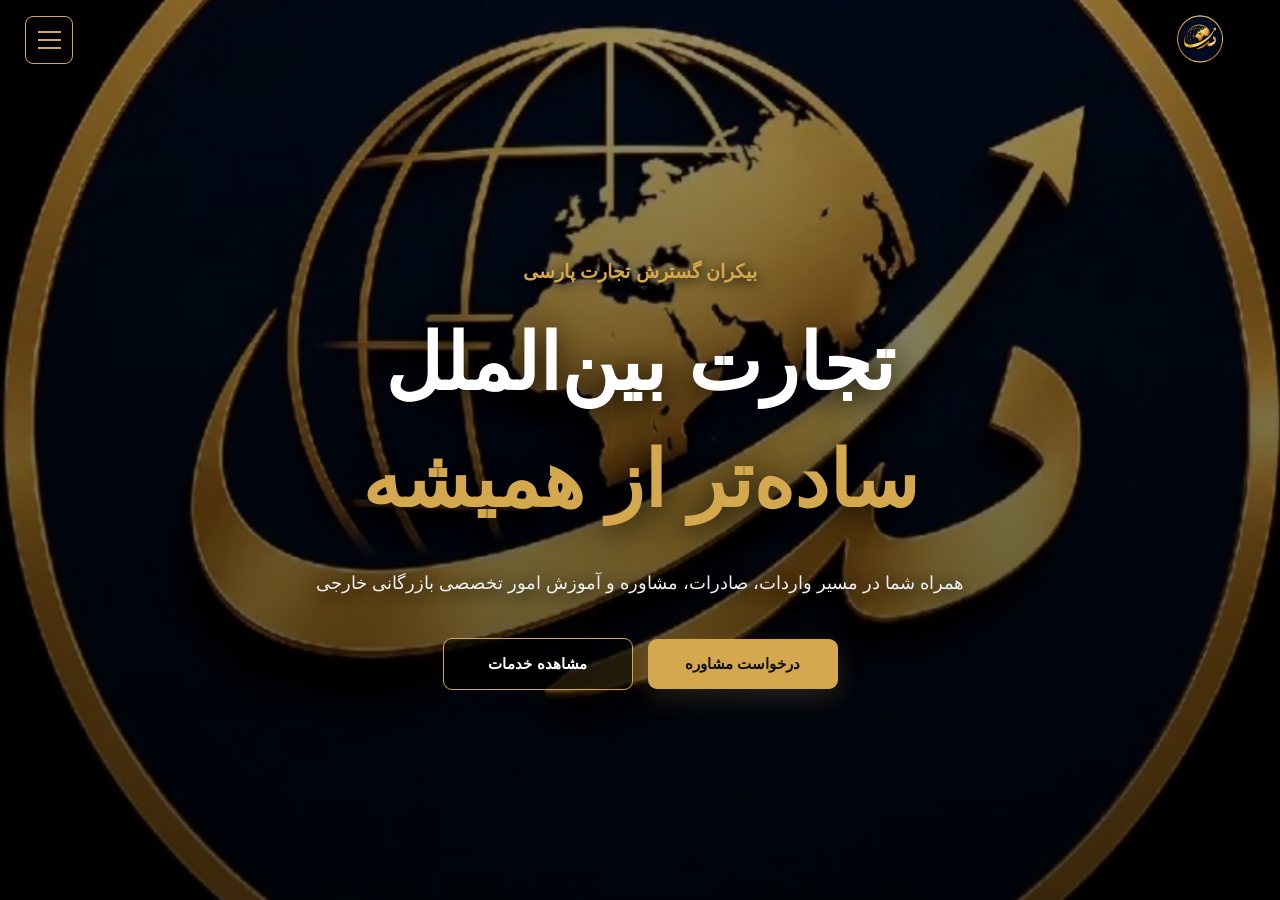
<file: index.html>
<!DOCTYPE html>
<html lang="fa" dir="rtl">

<head>
<meta charset="UTF-8">
<meta name="viewport" content="width=device-width, initial-scale=1.0">

<title>بیکران گسترش تجارت پارسی</title>

<style>

*{
    box-sizing:border-box;
}

html,
body{
    margin:0;
    padding:0;
    width:100%;
    min-height:100%;
}

body{
    background:#080808;
    color:#fff;
    font-family:Tahoma,Arial,sans-serif;
    overflow-x:hidden;
}

a{
    text-decoration:none;
}


/* ================= HEADER ================= */

.header{
    position:fixed;
    top:0;
    right:0;
    left:0;

    height:80px;

    padding:0 25px;

    display:flex;
    align-items:center;
    justify-content:space-between;

    z-index:9999;
}


/* ================= LOGO ================= */

.logo{
    width:110px;
    height:60px;
    object-fit:contain;
    display:block;
}


/* ================= MENU BUTTON ================= */

.menu-button{
    width:48px;
    height:48px;

    background:rgba(0,0,0,.70);

    border:1px solid #d4a84f;
    border-radius:8px;

    display:flex;
    flex-direction:column;
    align-items:center;
    justify-content:center;

    gap:6px;

    cursor:pointer;
}

.menu-button span{
    display:block;

    width:23px;
    height:2px;

    background:#d4a84f;
}


/* ================= HOME ================= */

.hero{

    min-height:100vh;

    width:100%;

    position:relative;

    display:flex;

    align-items:center;

    justify-content:center;

    text-align:center;

    padding:100px 20px 50px;

    /*
       عکس پس زمینه
       فایل logo.png.jpeg باید کنار index.html باشد
    */

    background-image:

        linear-gradient(
            rgba(0,0,0,.38),
            rgba(0,0,0,.68)
        ),

        url("logo.png.jpeg");

    background-size:cover;

    background-position:center;

    background-repeat:no-repeat;

    overflow:hidden;
}


/* ================= HERO CONTENT ================= */

.hero-content{

    width:90%;

    max-width:900px;

    position:relative;

    z-index:2;

    text-align:center;
}


/* ================= COMPANY ================= */

.company{

    color:#d4a84f;

    font-size:19px;

    font-weight:bold;

    margin-bottom:22px;

    text-shadow:
        0 2px 12px #000;
}


/* ================= TITLE ================= */

.hero h1{

    margin:0;

    font-size:
        clamp(
            42px,
            7vw,
            78px
        );

    line-height:1.5;

    font-weight:700;

    text-shadow:
        0 5px 30px
        rgba(0,0,0,.95);
}

.hero h1 span{

    display:block;

    color:#d4a84f;

    font-weight:700;
}


/* ================= DESCRIPTION ================= */

.hero p{

    max-width:720px;

    margin:25px auto 0;

    color:#f1f1f1;

    font-size:18px;

    line-height:2.2;

    text-shadow:
        0 3px 15px #000;
}


/* ================= BUTTONS ================= */

.buttons{

    margin-top:35px;

    display:flex;

    justify-content:center;

    align-items:center;

    gap:15px;

    flex-wrap:wrap;
}

.button{

    display:inline-block;

    min-width:190px;

    padding:16px 28px;

    border-radius:9px;

    font-size:15px;

    font-weight:bold;

    text-align:center;

    transition:.25s;
}

.button:hover{
    transform:translateY(-3px);
}


/* ================= CONSULTATION ================= */

.consult{

    background:#d4a84f;

    color:#111;

    box-shadow:
        0 8px 25px
        rgba(212,168,79,.18);
}


/* ================= SERVICES ================= */

.services{

    color:#fff;

    border:1px solid #d4a84f;

    background:rgba(0,0,0,.60);
}

.services:hover{

    background:
        rgba(212,168,79,.15);
}


/* ================= OVERLAY ================= */

.overlay{

    position:fixed;

    inset:0;

    background:
        rgba(0,0,0,.78);

    z-index:10000;

    opacity:0;

    visibility:hidden;

    transition:.3s;
}

.overlay.active{

    opacity:1;

    visibility:visible;
}


/* ================= MENU ================= */

.menu{

    position:fixed;

    top:0;
    right:0;

    width:320px;
    max-width:85%;

    height:100vh;

    background:#111;

    border-left:
        1px solid
        rgba(212,168,79,.35);

    z-index:10001;

    padding:25px;

    transform:
        translateX(100%);

    transition:
        transform .3s ease;

    overflow-y:auto;
}

.menu.active{

    transform:
        translateX(0);
}


/* ================= MENU TOP ================= */

.menu-top{

    display:flex;

    align-items:center;

    justify-content:space-between;

    padding-bottom:20px;

    border-bottom:
        1px solid #292929;
}


/* ================= MENU LOGO ================= */

.menu-logo{

    width:100px;

    height:55px;

    object-fit:contain;
}


/* ================= CLOSE ================= */

.close{

    background:none;

    border:0;

    color:#d4a84f;

    font-size:35px;

    cursor:pointer;

    padding:0 8px;
}


/* ================= MENU LINKS ================= */

.menu nav{

    margin-top:15px;
}

.menu nav a{

    display:block;

    color:#fff;

    padding:17px 10px;

    margin-top:5px;

    border-radius:8px;

    font-size:16px;

    transition:.2s;
}

.menu nav a:hover{

    color:#d4a84f;

    background:
        rgba(212,168,79,.10);
}


/* ================= MOBILE ================= */

@media(max-width:600px){

    .header{
        padding:0 18px;
    }

    .logo{
        width:85px;
        height:55px;
    }

    .hero{

        min-height:100vh;

        padding:
            100px
            18px
            50px;

        background-position:center;
    }

    .hero h1{
        font-size:40px;
    }

    .hero p{
        font-size:15px;
        line-height:2;
    }

    .buttons{

        flex-direction:column;

        align-items:center;
    }

    .button{

        width:100%;

        max-width:280px;
    }

    .menu{
        width:290px;
    }
}


@media(max-width:380px){

    .hero h1{
        font-size:34px;
    }

    .company{
        font-size:16px;
    }

}

</style>

</head>


<body>


<!-- ================= HEADER ================= -->

<header class="header">


<a href="index.html">

<img
    src="logo.png.jpeg"
    class="logo"
    alt="بیکران گسترش تجارت پارسی"
>

</a>


<button
    type="button"
    class="menu-button"
    onclick="openMenu()"
    aria-label="باز کردن منو"
>

<span></span>
<span></span>
<span></span>

</button>


</header>



<!-- ================= HOME ================= -->

<section class="hero">


<div class="hero-content">


<div class="company">

بیکران گسترش تجارت پارسی

</div>


<h1>

تجارت بین‌الملل

<span>
ساده‌تر از همیشه
</span>

</h1>


<p>

همراه شما در مسیر واردات، صادرات،
مشاوره و آموزش امور تخصصی بازرگانی خارجی

</p>


<div class="buttons">


<a
    href="consultation.html"
    class="button consult"
>

درخواست مشاوره

</a>


<a
    href="services.html"
    class="button services"
>

مشاهده خدمات

</a>


</div>


</div>

</section>



<!-- ================= OVERLAY ================= -->

<div
    class="overlay"
    id="overlay"
    onclick="closeMenu()"
></div>



<!-- ================= MENU ================= -->

<aside
    class="menu"
    id="menu"
>


<div class="menu-top">


<img
    src="logo.png.jpeg"
    class="menu-logo"
    alt="بیکران گسترش تجارت پارسی"
>


<button
    type="button"
    class="close"
    onclick="closeMenu()"
>

×

</button>


</div>



<nav>


<a href="index.html">
خانه
</a>


<a href="services.html">
خدمات
</a>


<a href="about.html">
درباره ما
</a>


<a href="news.html">
اخبار
</a>


<a href="consultation.html">
درخواست مشاوره
</a>


<a href="contact.html">
تماس با ما
</a>


</nav>


</aside>



<script>

function openMenu(){

    document
        .getElementById("menu")
        .classList
        .add("active");

    document
        .getElementById("overlay")
        .classList
        .add("active");

}


function closeMenu(){

    document
        .getElementById("menu")
        .classList
        .remove("active");

    document
        .getElementById("overlay")
        .classList
        .remove("active");

}


document.addEventListener(
    "keydown",
    function(event){

        if(event.key === "Escape"){

            closeMenu();

        }

    }
);

</script>


</body>

</html>
</file>
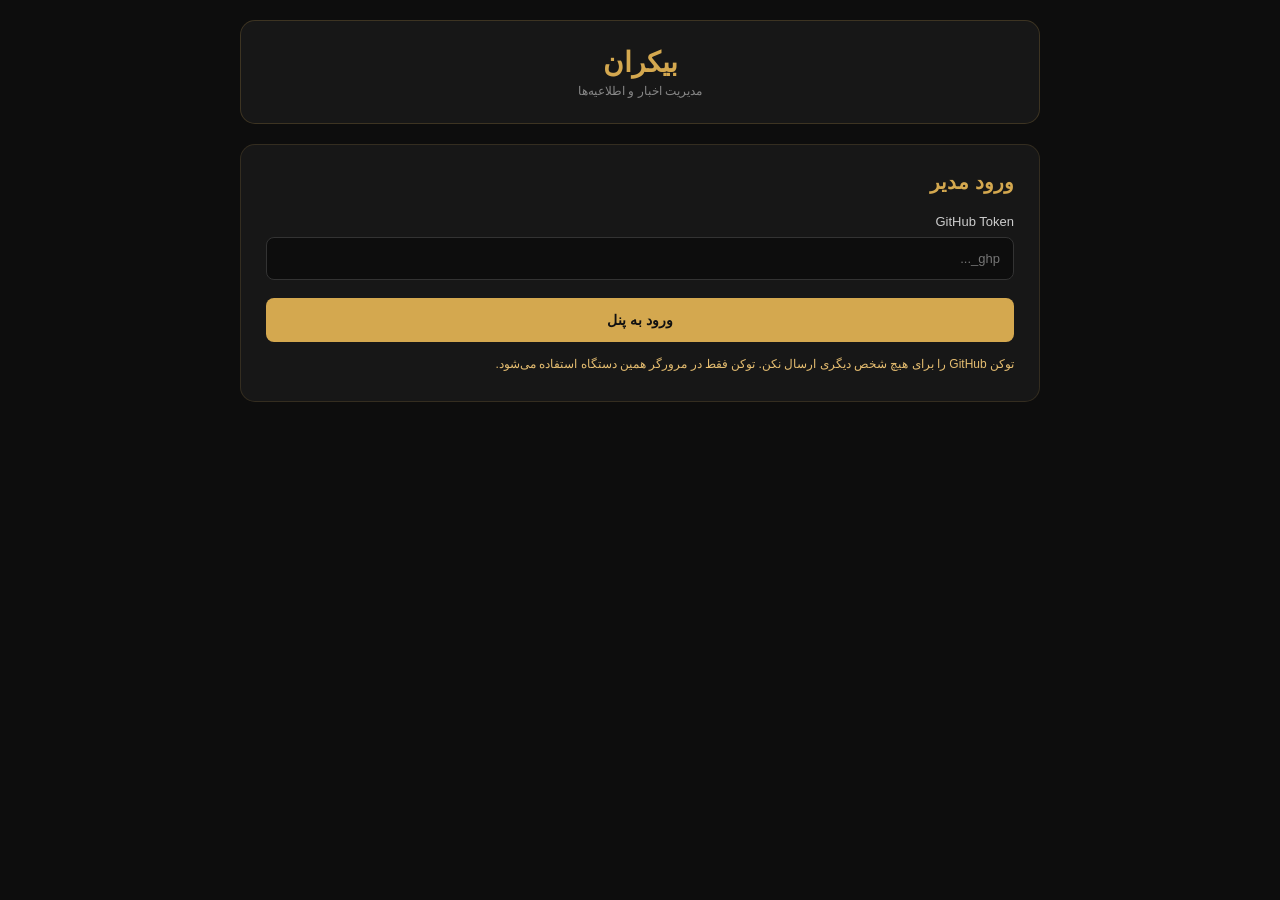
<file: admin/index.html>
<!DOCTYPE html>
<html lang="fa" dir="rtl">

<head>
    <meta charset="UTF-8">

    <meta name="viewport" content="width=device-width, initial-scale=1.0">

    <title>مدیریت اخبار | بیکران</title>

    <style>

        * {
            box-sizing: border-box;
            margin: 0;
            padding: 0;
        }

        body {
            font-family: Tahoma, Arial, sans-serif;
            background: #0d0d0d;
            color: #fff;
            min-height: 100vh;
            padding: 20px;
        }

        .container {
            width: 100%;
            max-width: 800px;
            margin: auto;
        }

        .header {
            background: #171717;
            border: 1px solid rgba(212,168,79,.2);
            border-radius: 15px;
            padding: 25px;
            margin-bottom: 20px;
            text-align: center;
        }

        .logo {
            color: #d4a84f;
            font-size: 28px;
            font-weight: bold;
        }

        .subtitle {
            color: #888;
            font-size: 12px;
            margin-top: 5px;
        }

        .card {
            background: #171717;
            border: 1px solid rgba(212,168,79,.15);
            border-radius: 15px;
            padding: 25px;
            margin-bottom: 20px;
        }

        h2 {
            color: #d4a84f;
            font-size: 20px;
            margin-bottom: 20px;
        }

        label {
            display: block;
            color: #ccc;
            font-size: 13px;
            margin-bottom: 8px;
        }

        input,
        textarea {
            width: 100%;
            background: #0d0d0d;
            border: 1px solid #333;
            color: #fff;
            border-radius: 8px;
            padding: 13px;
            font-family: inherit;
            font-size: 13px;
            outline: none;
            margin-bottom: 18px;
        }

        input:focus,
        textarea:focus {
            border-color: #d4a84f;
        }

        textarea {
            min-height: 160px;
            resize: vertical;
        }

        .button {
            width: 100%;
            border: none;
            border-radius: 8px;
            padding: 14px;
            background: #d4a84f;
            color: #111;
            font-weight: bold;
            font-family: inherit;
            cursor: pointer;
            font-size: 14px;
        }

        .button:hover {
            background: #e5bd70;
        }

        .button:disabled {
            opacity: .5;
            cursor: not-allowed;
        }

        .danger {
            background: #8f3030;
            color: #fff;
            margin-top: 10px;
        }

        .message {
            display: none;
            padding: 14px;
            border-radius: 8px;
            margin-bottom: 20px;
            line-height: 2;
            font-size: 13px;
        }

        .success {
            display: block;
            background: rgba(50,150,80,.15);
            border: 1px solid rgba(50,150,80,.4);
            color: #79d991;
        }

        .error {
            display: block;
            background: rgba(180,50,50,.15);
            border: 1px solid rgba(180,50,50,.4);
            color: #ff8585;
        }

        .news-item {
            border: 1px solid #333;
            border-radius: 10px;
            padding: 18px;
            margin-bottom: 12px;
        }

        .news-item h3 {
            color: #d4a84f;
            margin-bottom: 7px;
            font-size: 16px;
        }

        .news-item small {
            color: #777;
        }

        .news-item p {
            color: #aaa;
            font-size: 13px;
            margin-top: 10px;
            line-height: 2;
        }

        .hidden {
            display: none !important;
        }

        .warning {
            color: #e5bd70;
            font-size: 12px;
            line-height: 2;
            margin-top: 10px;
        }

        .logout {
            margin-top: 10px;
            background: #252525;
            color: #ddd;
        }

        .status {
            text-align: center;
            color: #777;
            font-size: 12px;
            margin-top: 15px;
        }

    </style>
</head>

<body>

<div class="container">

    <div class="header">

        <div class="logo">
            بیکران
        </div>

        <div class="subtitle">
            مدیریت اخبار و اطلاعیه‌ها
        </div>

    </div>


    <!-- LOGIN -->

    <div id="loginBox" class="card">

        <h2>
            ورود مدیر
        </h2>

        <label>
            GitHub Token
        </label>

        <input
            type="password"
            id="token"
            placeholder="ghp_..."
            autocomplete="off"
        >

        <button
            class="button"
            onclick="login()"
        >
            ورود به پنل
        </button>

        <div class="warning">
            توکن GitHub را برای هیچ شخص دیگری ارسال نکن.
            توکن فقط در مرورگر همین دستگاه استفاده می‌شود.
        </div>

    </div>


    <!-- ADMIN -->

    <div id="adminBox" class="hidden">

        <div id="message" class="message"></div>


        <!-- ADD NEWS -->

        <div class="card">

            <h2>
                افزودن خبر جدید
            </h2>

            <label>
                عنوان خبر
            </label>

            <input
                type="text"
                id="newsTitle"
                placeholder="عنوان خبر را وارد کنید"
            >


            <label>
                تاریخ
            </label>

            <input
                type="text"
                id="newsDate"
                placeholder="۱۴۰۵/۰۵/۲۷"
            >


            <label>
                متن خبر
            </label>

            <textarea
                id="newsText"
                placeholder="متن کامل خبر را بنویسید..."
            ></textarea>


            <label>
                لینک تصویر
            </label>

            <input
                type="url"
                id="newsImage"
                placeholder="https://..."
            >

            <div class="warning">
                برای تصویر فعلاً باید لینک مستقیم تصویر وارد شود.
            </div>


            <button
                id="publishButton"
                class="button"
                onclick="publishNews()"
            >
                انتشار خبر
            </button>

        </div>


        <!-- NEWS LIST -->

        <div class="card">

            <h2>
                اخبار منتشرشده
            </h2>

            <div id="newsList">
                در حال دریافت اخبار...
            </div>

        </div>


        <div class="card">

            <button
                class="button logout"
                onclick="logout()"
            >
                خروج از پنل
            </button>

        </div>

    </div>

</div>


<script>

/* =========================================================
   تنظیمات اصلی
========================================================= */

const OWNER = "melinaamiri91";

const REPO = "bikaran-website";

const BRANCH = "main";

const NEWS_FILE = "content/news/news.json";


let githubToken = "";

let currentSha = null;


/* =========================================================
   ابزارهای کمکی
========================================================= */

function showMessage(text, type) {

    const box = document.getElementById("message");

    box.className = "message " + type;

    box.innerHTML = text;

}


function hideMessage() {

    const box = document.getElementById("message");

    box.className = "message";

    box.innerHTML = "";

}


/* =========================================================
   ورود
========================================================= */

async function login() {

    const tokenInput =
        document.getElementById("token");

    const token =
        tokenInput.value.trim();


    if (!token) {

        showMessage(
            "لطفاً GitHub Token را وارد کنید.",
            "error"
        );

        return;
    }


    try {

        const response = await fetch(
            "https://api.github.com/user",
            {
                headers: {
                    "Authorization": "Bearer " + token,
                    "Accept": "application/vnd.github+json"
                }
            }
        );


        if (!response.ok) {

            throw new Error(
                "توکن GitHub معتبر نیست."
            );

        }


        githubToken = token;


        localStorage.setItem(
            "bikaran_github_token",
            token
        );


        document
            .getElementById("loginBox")
            .classList.add("hidden");


        document
            .getElementById("adminBox")
            .classList.remove("hidden");


        loadNews();


    } catch (error) {

        showMessage(
            error.message,
            "error"
        );

    }

}


/* =========================================================
   دریافت فایل اخبار
========================================================= */

async function getNewsFile() {

    const url =
        "https://api.github.com/repos/" +
        OWNER +
        "/" +
        REPO +
        "/contents/" +
        NEWS_FILE +
        "?ref=" +
        BRANCH;


    const response = await fetch(
        url,
        {
            headers: {
                "Authorization":
                    "Bearer " + githubToken,

                "Accept":
                    "application/vnd.github+json"
            }
        }
    );


    if (response.status === 404) {

        return {
            exists: false,
            news: [],
            sha: null
        };

    }


    if (!response.ok) {

        throw new Error(
            "خطا در دریافت فایل اخبار: " +
            response.status
        );

    }


    const data =
        await response.json();


    const decoded =
        decodeURIComponent(
            escape(
                atob(
                    data.content.replace(/\n/g, "")
                )
            )
        );


    let news = [];

    try {

        news = JSON.parse(decoded);

    } catch {

        news = [];

    }


    return {
        exists: true,
        news: Array.isArray(news)
            ? news
            : [],
        sha: data.sha
    };

}


/* =========================================================
   نمایش اخبار
========================================================= */

async function loadNews() {

    const list =
        document.getElementById("newsList");


    list.innerHTML =
        "در حال دریافت اخبار...";


    try {

        const result =
            await getNewsFile();


        currentSha =
            result.sha;


        if (
            !result.news ||
            result.news.length === 0
        ) {

            list.innerHTML =
                "هنوز خبری منتشر نشده است.";

            return;

        }


        list.innerHTML =
            "";


        result.news
            .slice()
            .reverse()
            .forEach(function(news) {

                const item =
                    document.createElement("div");

                item.className =
                    "news-item";


                item.innerHTML = `
                    <h3>${escapeHtml(news.title)}</h3>

                    <small>
                        ${escapeHtml(news.date || "")}
                    </small>

                    <p>
                        ${escapeHtml(news.text || "")}
                    </p>
                `;


                list.appendChild(item);

            });


    } catch (error) {

        list.innerHTML =
            "خطا در دریافت اخبار.";

        showMessage(
            error.message,
            "error"
        );

    }

}


/* =========================================================
   انتشار خبر
========================================================= */

async function publishNews() {

    hideMessage();


    const title =
        document
            .getElementById("newsTitle")
            .value
            .trim();


    const date =
        document
            .getElementById("newsDate")
            .value
            .trim();


    const text =
        document
            .getElementById("newsText")
            .value
            .trim();


    const image =
        document
            .getElementById("newsImage")
            .value
            .trim();


    if (!title) {

        showMessage(
            "عنوان خبر را وارد کنید.",
            "error"
        );

        return;

    }


    if (!text) {

        showMessage(
            "متن خبر را وارد کنید.",
            "error"
        );

        return;

    }


    const button =
        document.getElementById(
            "publishButton"
        );


    button.disabled = true;

    button.innerText =
        "در حال انتشار...";


    try {

        const result =
            await getNewsFile();


        let news =
            result.news || [];


        const newNews = {

            id:
                Date.now(),

            title:
                title,

            date:
                date ||
                new Date()
                    .toLocaleDateString("fa-IR"),

            text:
                text,

            image:
                image || ""

        };


        news.push(newNews);


        const content =
            JSON.stringify(
                news,
                null,
                2
            );


        const encoded =
            btoa(
                unescape(
                    encodeURIComponent(content)
                )
            );


        const url =
            "https://api.github.com/repos/" +
            OWNER +
            "/" +
            REPO +
            "/contents/" +
            NEWS_FILE;


        const body = {

            message:
                "افزودن خبر جدید",

            content:
                encoded,

            branch:
                BRANCH

        };


        if (result.sha) {

            body.sha =
                result.sha;

        }


        const response =
            await fetch(
                url,
                {

                    method:
                        "PUT",

                    headers: {

                        "Authorization":
                            "Bearer " +
                            githubToken,

                        "Accept":
                            "application/vnd.github+json",

                        "Content-Type":
                            "application/json"

                    },

                    body:
                        JSON.stringify(body)

                }
            );


        const responseData =
            await response.json();


        if (!response.ok) {

            throw new Error(
                responseData.message ||
                "انتشار خبر ناموفق بود."
            );

        }


        showMessage(
            "✓ خبر با موفقیت منتشر شد. چند لحظه برای بروزرسانی سایت صبر کنید.",
            "success"
        );


        document
            .getElementById("newsTitle")
            .value = "";


        document
            .getElementById("newsDate")
            .value = "";


        document
            .getElementById("newsText")
            .value = "";


        document
            .getElementById("newsImage")
            .value = "";


        currentSha =
            responseData.content.sha;


        await loadNews();


    } catch (error) {

        showMessage(
            "خطا: " + error.message,
            "error"
        );

    }


    button.disabled = false;

    button.innerText =
        "انتشار خبر";

}


/* =========================================================
   خروج
========================================================= */

function logout() {

    githubToken = "";

    localStorage.removeItem(
        "bikaran_github_token"
    );


    document
        .getElementById("adminBox")
        .classList.add("hidden");


    document
        .getElementById("loginBox")
        .classList.remove("hidden");


    document
        .getElementById("token")
        .value = "";

}


/* =========================================================
   امنیت نمایش متن
========================================================= */

function escapeHtml(text) {

    const div =
        document.createElement("div");

    div.textContent =
        text;

    return div.innerHTML;

}


/* =========================================================
   ورود خودکار
========================================================= */

window.addEventListener(
    "DOMContentLoaded",
    function() {

        const savedToken =
            localStorage.getItem(
                "bikaran_github_token"
            );


        if (savedToken) {

            document
                .getElementById("token")
                .value =
                savedToken;

        }

    }
);

</script>

</body>
</html>
</file>
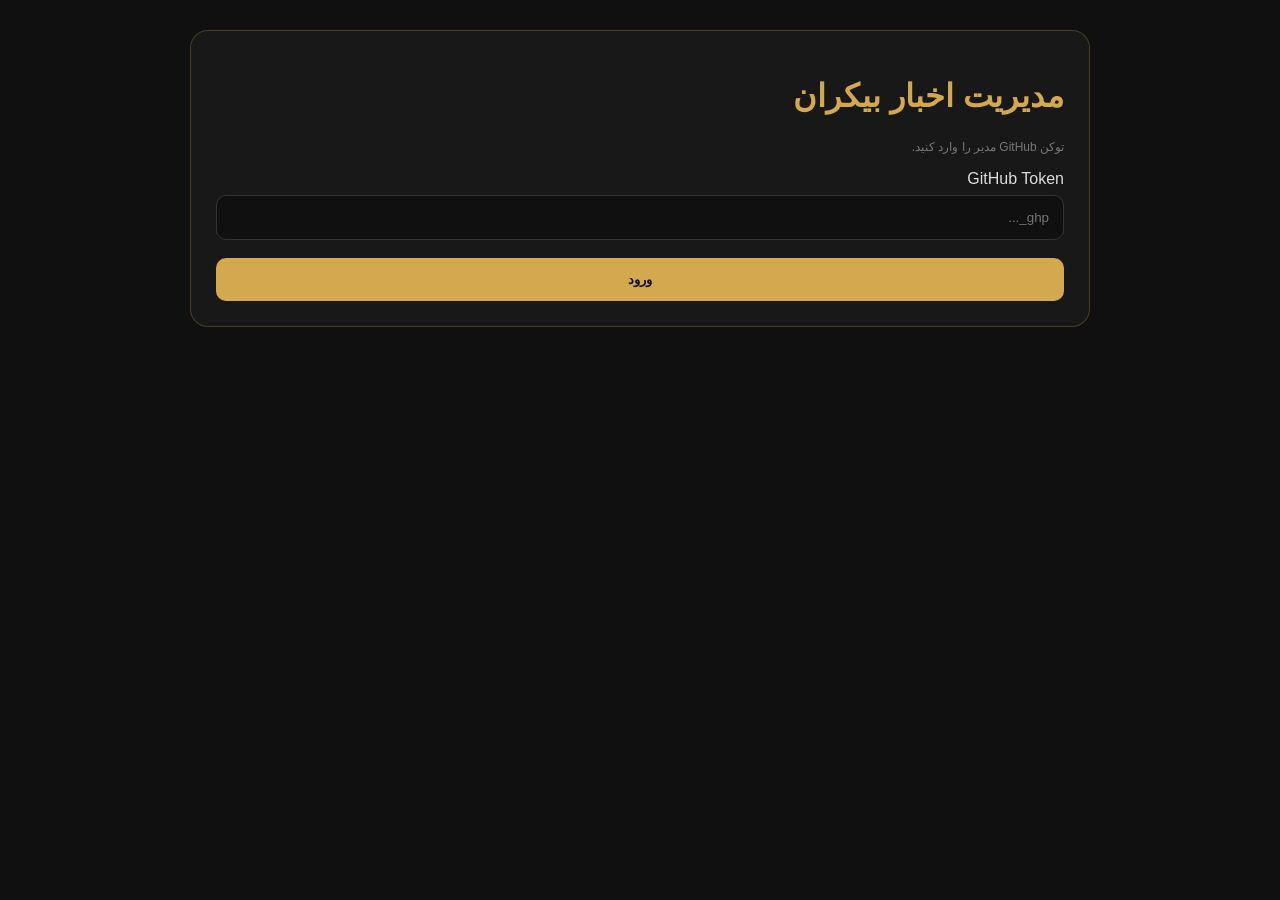
<file: admin/admin/index.html>
<!DOCTYPE html>
<html lang="fa" dir="rtl">

<head>

    <meta charset="UTF-8">

    <meta
        name="viewport"
        content="width=device-width, initial-scale=1.0"
    >

    <title>مدیریت اخبار | بیکران</title>

    <style>

        * {
            box-sizing: border-box;
        }

        body {
            margin: 0;
            background: #101010;
            color: #fff;
            font-family: Tahoma, Arial, sans-serif;
        }

        .container {
            width: 92%;
            max-width: 900px;
            margin: 30px auto;
        }

        .box {
            background: #181818;
            border: 1px solid rgba(212,168,79,.25);
            border-radius: 18px;
            padding: 25px;
            margin-bottom: 25px;
        }

        h1,
        h2 {
            color: #d4a84f;
        }

        label {
            display: block;
            margin-bottom: 7px;
            color: #ddd;
        }

        input,
        textarea {
            width: 100%;
            padding: 14px;
            margin-bottom: 18px;
            background: #101010;
            color: #fff;
            border: 1px solid #333;
            border-radius: 10px;
            font-family: inherit;
        }

        textarea {
            min-height: 180px;
            resize: vertical;
            line-height: 2;
        }

        button {
            width: 100%;
            padding: 14px;
            border: none;
            border-radius: 10px;
            background: #d4a84f;
            color: #111;
            font-weight: bold;
            font-family: inherit;
            cursor: pointer;
        }

        button:disabled {
            opacity: .5;
        }

        .secondary {
            margin-top: 10px;
            background: #292929;
            color: #d4a84f;
        }

        .danger {
            background: #401818;
            color: #ff7777;
            margin-top: 10px;
        }

        .hidden {
            display: none !important;
        }

        .message {
            margin-top: 15px;
            padding: 13px;
            border-radius: 10px;
            background: rgba(212,168,79,.1);
            color: #d4a84f;
            line-height: 2;
        }

        .news-item {
            padding: 15px;
            border: 1px solid #333;
            border-radius: 12px;
            margin-bottom: 15px;
        }

        .news-item img {
            width: 100%;
            max-height: 220px;
            object-fit: cover;
            border-radius: 10px;
            margin-bottom: 12px;
        }

        .news-item h3 {
            color: #d4a84f;
        }

        .news-item p {
            color: #aaa;
            line-height: 2;
        }

        .small {
            color: #777;
            font-size: 12px;
            line-height: 1.8;
        }

    </style>

</head>


<body>


<div class="container">


    <!-- LOGIN -->

    <div
        id="loginBox"
        class="box"
    >

        <h1>
            مدیریت اخبار بیکران
        </h1>

        <p class="small">
            توکن GitHub مدیر را وارد کنید.
        </p>

        <label>
            GitHub Token
        </label>

        <input
            id="token"
            type="password"
            placeholder="ghp_..."
        >

        <button id="loginButton">
            ورود
        </button>

        <div
            id="loginMessage"
            class="message hidden"
        ></div>

    </div>


    <!-- ADMIN -->

    <div
        id="adminPanel"
        class="hidden"
    >


        <div class="box">

            <h2>
                انتشار خبر جدید
            </h2>


            <label>
                عنوان خبر
            </label>

            <input
                id="newsTitle"
                type="text"
                placeholder="عنوان خبر"
            >


            <label>
                تاریخ خبر
            </label>

            <input
                id="newsDate"
                type="text"
                placeholder="۲۸ مرداد ۱۴۰۵"
            >


            <label>
                متن خبر
            </label>

            <textarea
                id="newsText"
                placeholder="متن کامل خبر..."
            ></textarea>


            <label>
                تصویر خبر
            </label>

            <input
                id="newsImage"
                type="file"
                accept="image/*"
            >


            <button id="publishButton">
                انتشار خبر
            </button>


            <div
                id="status"
                class="message hidden"
            ></div>

        </div>


        <div class="box">

            <h2>
                اخبار منتشرشده
            </h2>

            <div id="newsList">
                در حال دریافت...
            </div>

        </div>


        <button
            id="logoutButton"
            class="secondary"
        >
            خروج از پنل
        </button>


    </div>

</div>



<script>


/* =========================
   تنظیمات سایت
========================= */

const OWNER =
    "melinaamiri91";

const REPOSITORY =
    "bikaran-website";

const BRANCH =
    "main";

const NEWS_FOLDER =
    "content/news";

const IMAGE_FOLDER =
    "images/news";


let token =
    localStorage.getItem(
        "bikaran_admin_token"
    );



/* =========================
   عناصر صفحه
========================= */

const loginBox =
    document.getElementById(
        "loginBox"
    );

const adminPanel =
    document.getElementById(
        "adminPanel"
    );

const tokenInput =
    document.getElementById(
        "token"
    );

const loginMessage =
    document.getElementById(
        "loginMessage"
    );

const status =
    document.getElementById(
        "status"
    );



/* =========================
   درخواست به GitHub
========================= */

async function github(
    url,
    method = "GET",
    body = null
) {

    const headers = {

        "Accept":
            "application/vnd.github+json",

        "X-GitHub-Api-Version":
            "2022-11-28"

    };


    if (token) {

        headers.Authorization =
            "Bearer " + token;

    }


    const response =
        await fetch(
            "https://api.github.com" + url,
            {

                method:
                    method,

                headers:
                    headers,

                body:
                    body
                    ?
                    JSON.stringify(body)
                    :
                    undefined

            }
        );


    if (!response.ok) {

        const errorText =
            await response.text();

        throw new Error(
            errorText
        );

    }


    return response.json();

}



/* =========================
   ورود
========================= */

document
    .getElementById("loginButton")
    .addEventListener(
        "click",
        async function() {


            const enteredToken =
                tokenInput
                    .value
                    .trim();


            if (!enteredToken) {

                showLoginMessage(
                    "توکن را وارد کنید."
                );

                return;

            }


            try {


                const oldToken =
                    token;


                token =
                    enteredToken;


                await github(
                    "/user"
                );


                localStorage.setItem(
                    "bikaran_admin_token",
                    token
                );


                loginBox
                    .classList
                    .add("hidden");


                adminPanel
                    .classList
                    .remove("hidden");


                loadNews();


            } catch (error) {

                token =
                    oldToken;


                showLoginMessage(
                    "توکن اشتباه است یا دسترسی لازم را ندارد."
                );

            }

        }
    );



/* =========================
   ورود خودکار
========================= */

if (token) {

    github("/user")
        .then(
            function() {

                loginBox
                    .classList
                    .add("hidden");

                adminPanel
                    .classList
                    .remove("hidden");

                loadNews();

            }
        )
        .catch(
            function() {

                localStorage.removeItem(
                    "bikaran_admin_token"
                );

                token = null;

            }
        );

}



/* =========================
   انتشار خبر
========================= */

document
    .getElementById("publishButton")
    .addEventListener(
        "click",
        publishNews
    );



async function publishNews() {


    const title =
        document
            .getElementById("newsTitle")
            .value
            .trim();


    const date =
        document
            .getElementById("newsDate")
            .value
            .trim();


    const text =
        document
            .getElementById("newsText")
            .value
            .trim();


    const image =
        document
            .getElementById("newsImage")
            .files[0];


    if (
        !title ||
        !date ||
        !text
    ) {

        showStatus(
            "عنوان، تاریخ و متن خبر را وارد کنید."
        );

        return;

    }


    const button =
        document.getElementById(
            "publishButton"
        );


    button.disabled = true;

    button.textContent =
        "در حال انتشار...";


    try {


        let imageURL = "";


        /* =====================
           آپلود عکس
        ===================== */

        if (image) {


            const base64 =
                await fileToBase64(
                    image
                );


            const fileName =
                Date.now() +
                "-" +
                cleanFileName(
                    image.name
                );


            const imagePath =
                IMAGE_FOLDER +
                "/" +
                fileName;


            await github(
                `/repos/${OWNER}/${REPOSITORY}/contents/${imagePath}`,
                "PUT",
                {

                    message:
                        "افزودن تصویر خبر",

                    content:
                        base64,

                    branch:
                        BRANCH

                }
            );


            imageURL =
                "/bikaran-website/" +
                imagePath;

        }



        /* =====================
           ساخت فایل خبر
        ===================== */

        const fileName =
            Date.now() +
            "-" +
            slug(title) +
            ".md";


        const newsPath =
            NEWS_FOLDER +
            "/" +
            fileName;


        const markdown =
`---
title: "${yaml(title)}"
date: "${yaml(date)}"
image: "${yaml(imageURL)}"
---

${text}`;


        const encoded =
            utf8ToBase64(
                markdown
            );


        await github(
            `/repos/${OWNER}/${REPOSITORY}/contents/${newsPath}`,
            "PUT",
            {

                message:
                    "افزودن خبر: " +
                    title,

                content:
                    encoded,

                branch:
                    BRANCH

            }
        );


        showStatus(
            "✅ خبر با موفقیت منتشر شد."
        );


        document
            .getElementById(
                "newsTitle"
            )
            .value = "";


        document
            .getElementById(
                "newsDate"
            )
            .value = "";


        document
            .getElementById(
                "newsText"
            )
            .value = "";


        document
            .getElementById(
                "newsImage"
            )
            .value = "";


        setTimeout(
            loadNews,
            3000
        );


    } catch (error) {

        console.error(error);


        showStatus(
            "❌ خطا در انتشار خبر."
        );

    }


    button.disabled = false;

    button.textContent =
        "انتشار خبر";

}



/* =========================
   دریافت اخبار
========================= */

async function loadNews() {


    const list =
        document.getElementById(
            "newsList"
        );


    list.innerHTML =
        "در حال دریافت اخبار...";


    try {


        const files =
            await github(
                `/repos/${OWNER}/${REPOSITORY}/contents/${NEWS_FOLDER}?ref=${BRANCH}`
            );


        list.innerHTML =
            "";


        for (
            const file of files
        ) {


            if (
                !file.name.endsWith(
                    ".md"
                )
            ) {

                continue;

            }


            const data =
                await github(
                    `/repos/${OWNER}/${REPOSITORY}/contents/${file.path}`
                );


            const markdown =
                decodeBase64(
                    data.content
                );


            const news =
                parseNews(
                    markdown
                );


            const item =
                document.createElement(
                    "div"
                );


            item.className =
                "news-item";


            item.innerHTML = `

                ${
                    news.image
                    ?
                    `<img src="${escapeHTML(news.image)}">`
                    :
                    ""
                }

                <h3>
                    ${escapeHTML(news.title)}
                </h3>

                <div class="small">
                    ${escapeHTML(news.date)}
                </div>

                <p>
                    ${escapeHTML(news.text)}
                </p>

            `;


            list.appendChild(
                item
            );

        }


        if (!list.innerHTML) {

            list.innerHTML =
                "هنوز خبری منتشر نشده.";

        }


    } catch (error) {

        list.innerHTML =
            "خطا در دریافت اخبار.";

    }

}



/* =========================
   تبدیل عکس
========================= */

function fileToBase64(
    file
) {

    return new Promise(
        function(
            resolve,
            reject
        ) {

            const reader =
                new FileReader();


            reader.onload =
                function() {

                    resolve(
                        reader.result
                            .split(",")[1]
                    );

                };


            reader.onerror =
                reject;


            reader.readAsDataURL(
                file
            );

        }
    );

}



/* =========================
   ساخت slug
========================= */

function slug(
    text
) {

    return text
        .replace(
            /[^\w\u0600-\u06FF]+/g,
            "-"
        )
        .replace(
            /^-+|-+$/g,
            ""
        )
        .substring(
            0,
            50
        );

}



/* =========================
   نام فایل عکس
========================= */

function cleanFileName(
    name
) {

    return name
        .replace(
            /[^a-zA-Z0-9._-]/g,
            "-"
        );

}



/* =========================
   YAML
========================= */

function yaml(
    text
) {

    return String(text)
        .replace(
            /\\/g,
            "\\\\"
        )
        .replace(
            /"/g,
            '\\"'
        );

}



/* =========================
   UTF8 → Base64
========================= */

function utf8ToBase64(
    text
) {

    return btoa(
        unescape(
            encodeURIComponent(
                text
            )
        )
    );

}



/* =========================
   Base64 → UTF8
========================= */

function decodeBase64(
    text
) {

    return decodeURIComponent(
        escape(
            atob(
                text.replace(
                    /\n/g,
                    ""
                )
            )
        )
    );

}



/* =========================
   خواندن Markdown
========================= */

function parseNews(
    markdown
) {


    const parts =
        markdown.split(
            "---"
        );


    if (
        parts.length < 3
    ) {

        return {

            title:
                "خبر",

            date:
                "",

            image:
                "",

            text:
                markdown

        };

    }


    const front =
        parts[1];


    const text =
        parts
            .slice(2)
            .join("---")
            .trim();


    function get(
        key
    ) {

        const regex =
            new RegExp(
                "^" +
                key +
                ":\\s*[\"']?(.*?)[\"']?$",
                "m"
            );


        const result =
            front.match(
                regex
            );


        return result
            ?
            result[1]
            :
            "";

    }


    return {

        title:
            get("title"),

        date:
            get("date"),

        image:
            get("image"),

        text:
            text

    };

}



/* =========================
   HTML امن
========================= */

function escapeHTML(
    text
) {

    const div =
        document.createElement(
            "div"
        );


    div.textContent =
        text || "";


    return div.innerHTML;

}



/* =========================
   پیام
========================= */

function showStatus(
    message
) {

    status.textContent =
        message;


    status.classList.remove(
        "hidden"
    );

}



/* =========================
   پیام ورود
========================= */

function showLoginMessage(
    message
) {

    loginMessage.textContent =
        message;


    loginMessage.classList.remove(
        "hidden"
    );

}



/* =========================
   خروج
========================= */

document
    .getElementById(
        "logoutButton"
    )
    .addEventListener(
        "click",
        function() {

            localStorage.removeItem(
                "bikaran_admin_token"
            );

            location.reload();

        }
    );

</script>


</body>

</html>
</file>
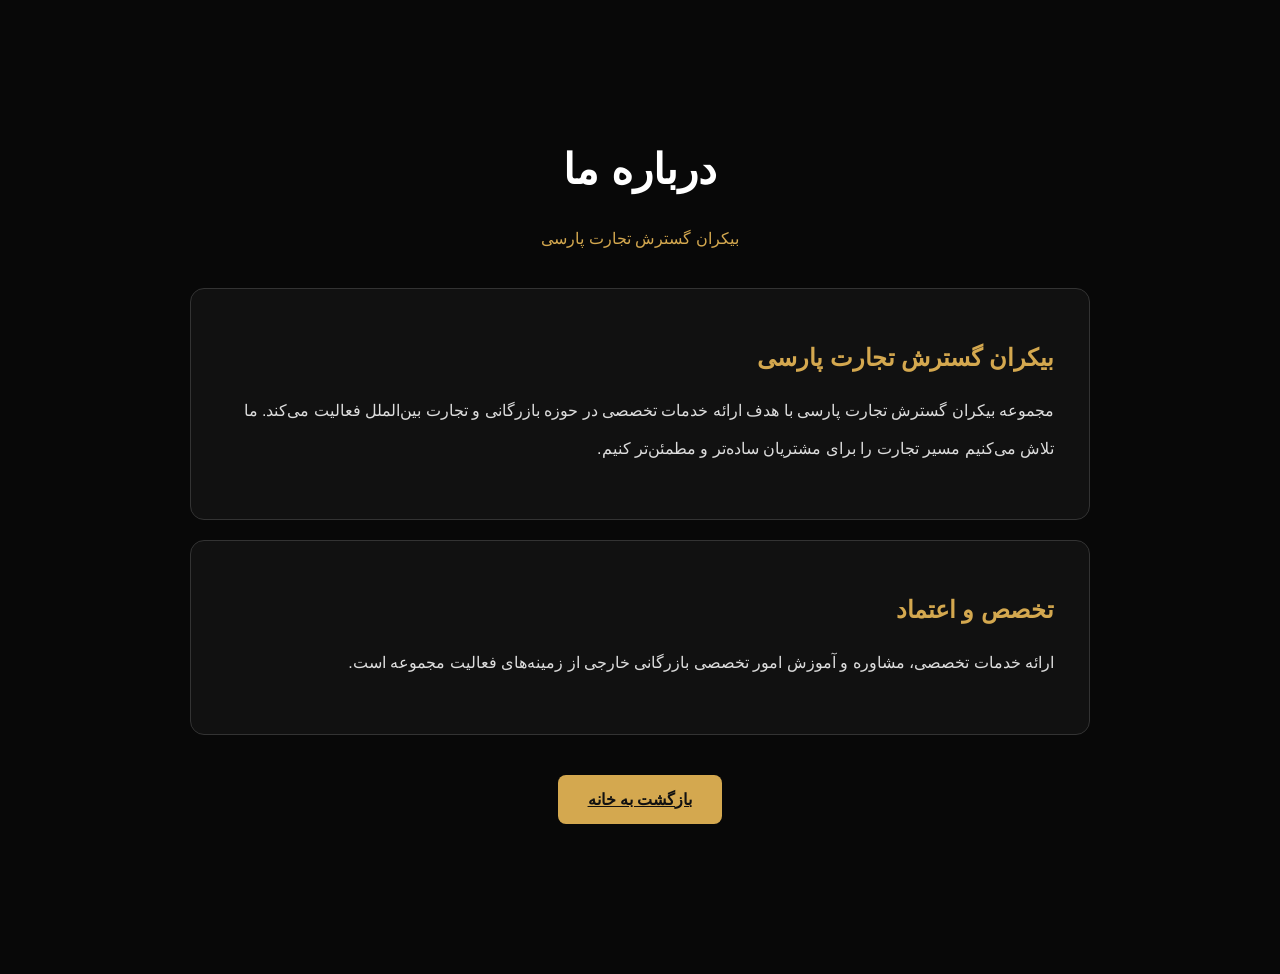
<file: about.html>
<!DOCTYPE html><html lang="fa" dir="rtl">
<head>
<meta charset="UTF-8">
<meta name="viewport" content="width=device-width, initial-scale=1.0">
<title>درباره ما | بیکران</title>

<style>
*{box-sizing:border-box}
body{margin:0;background:#080808;color:#fff;font-family:Tahoma,Arial,sans-serif}
.page{min-height:100vh;padding:110px 20px}
.container{max-width:900px;width:90%;margin:auto}
h1{text-align:center;font-size:42px}
.gold{text-align:center;color:#d4a84f;margin-bottom:40px}
.box{background:#111;border:1px solid #333;border-radius:14px;padding:35px;margin-bottom:20px}
h2{color:#d4a84f}
p{color:#ddd;line-height:2.4}
.home{display:block;width:max-content;margin:40px auto;padding:15px 30px;background:#d4a84f;color:#111;border-radius:8px;font-weight:bold}
</style>
</head>

<body>

<section class="page">
<div class="container">

<h1>درباره ما</h1>

<div class="gold">
بیکران گسترش تجارت پارسی
</div>

<div class="box">

<h2>بیکران گسترش تجارت پارسی</h2>

<p>
مجموعه بیکران گسترش تجارت پارسی با هدف ارائه خدمات تخصصی در حوزه بازرگانی و تجارت بین‌الملل فعالیت می‌کند.
ما تلاش می‌کنیم مسیر تجارت را برای مشتریان ساده‌تر و مطمئن‌تر کنیم.
</p>

</div>

<div class="box">

<h2>تخصص و اعتماد</h2>

<p>
ارائه خدمات تخصصی، مشاوره و آموزش امور تخصصی بازرگانی خارجی از زمینه‌های فعالیت مجموعه است.
</p>

</div>

<a href="index.html" class="home">
بازگشت به خانه
</a>

</div>
</section>

</body>
</html>
</file>
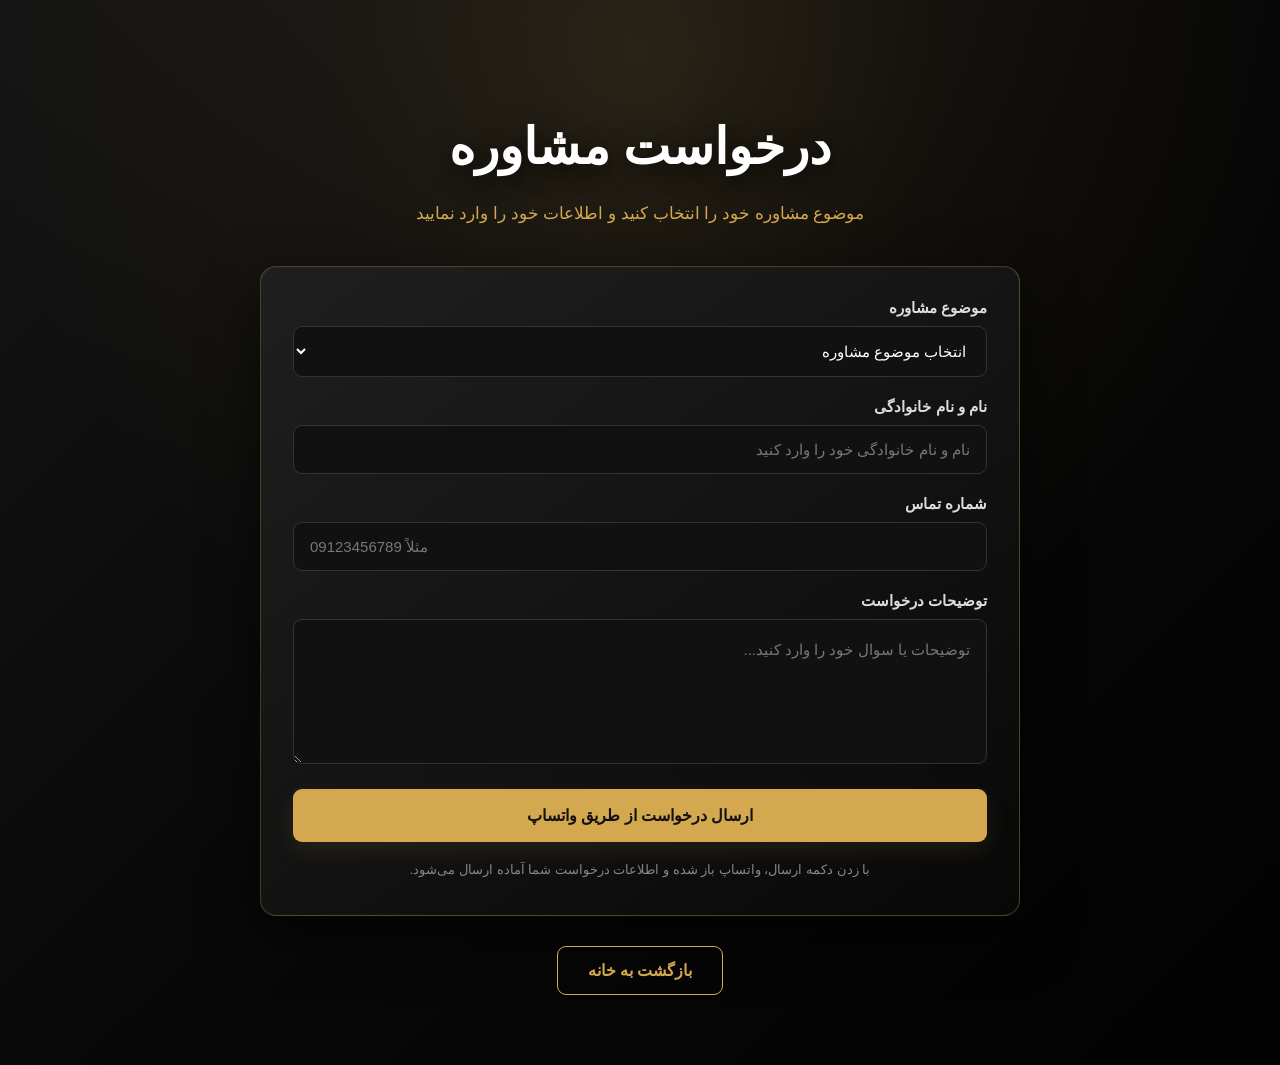
<file: consultation.html>
<!DOCTYPE html>
<html lang="fa" dir="rtl">

<head>

<meta charset="UTF-8">

<meta name="viewport"
content="width=device-width, initial-scale=1.0">

<title>
درخواست مشاوره | بیکران گسترش تجارت پارسی
</title>


<style>

*{
    box-sizing:border-box;
}

html,
body{

    margin:0;
    padding:0;

    width:100%;
    min-height:100%;
}

body{

    background:#050505;

    color:#fff;

    font-family:
        Tahoma,
        Arial,
        sans-serif;

    overflow-x:hidden;
}

a{
    text-decoration:none;
}


/* =========================================
   PAGE
========================================= */

.page{

    min-height:100vh;

    padding:
        110px
        20px
        70px;

    position:relative;

    background:

        radial-gradient(
            circle at 50% 5%,
            rgba(212,168,79,.14) 0%,
            rgba(212,168,79,.05) 25%,
            transparent 55%
        ),

        linear-gradient(
            135deg,
            #151515 0%,
            #080808 50%,
            #020202 100%
        );
}


/* =========================================
   CONTAINER
========================================= */

.container{

    width:90%;

    max-width:760px;

    margin:auto;
}


/* =========================================
   TITLE
========================================= */

h1{

    margin:
        0 0 12px;

    text-align:center;

    color:#fff;

    font-size:
        clamp(
            35px,
            6vw,
            50px
        );

    line-height:1.5;

    text-shadow:
        0 5px 25px
        rgba(0,0,0,.8);
}

.subtitle{

    text-align:center;

    color:#d4a84f;

    font-size:17px;

    line-height:2;

    margin-bottom:35px;
}


/* =========================================
   FORM BOX
========================================= */

.form-box{

    background:

        linear-gradient(
            145deg,
            rgba(32,32,32,.97),
            rgba(8,8,8,.99)
        );

    border:
        1px solid
        rgba(212,168,79,.3);

    border-radius:16px;

    padding:32px;

    box-shadow:

        0 20px 55px
        rgba(0,0,0,.55),

        inset 0 1px 0
        rgba(255,255,255,.03);
}


/* =========================================
   FIELD
========================================= */

.field{

    margin-bottom:21px;
}


/* =========================================
   LABEL
========================================= */

label{

    display:block;

    color:#ddd;

    margin-bottom:9px;

    font-size:15px;

    font-weight:bold;
}


/* =========================================
   INPUT / SELECT / TEXTAREA
========================================= */

input,
select,
textarea{

    width:100%;

    padding:15px 16px;

    background:#111;

    color:#fff;

    border:
        1px solid
        #333;

    border-radius:9px;

    outline:none;

    font-family:inherit;

    font-size:15px;

    transition:
        border-color .2s,
        box-shadow .2s;
}

input::placeholder,
textarea::placeholder{

    color:#777;
}

input:focus,
select:focus,
textarea:focus{

    border-color:#d4a84f;

    box-shadow:
        0 0 0 2px
        rgba(212,168,79,.08);
}


/* =========================================
   SELECT
========================================= */

select{

    cursor:pointer;

    appearance:auto;
}


/* =========================================
   TEXTAREA
========================================= */

textarea{

    min-height:145px;

    resize:vertical;

    line-height:2;
}


/* =========================================
   SUBMIT BUTTON
========================================= */

.submit{

    width:100%;

    border:0;

    border-radius:9px;

    padding:17px;

    background:#d4a84f;

    color:#111;

    font-family:inherit;

    font-size:16px;

    font-weight:bold;

    cursor:pointer;

    transition:
        transform .25s,
        background .25s,
        box-shadow .25s;

    box-shadow:
        0 8px 25px
        rgba(212,168,79,.12);
}

.submit:hover{

    transform:
        translateY(-3px);

    background:#e2b65d;

    box-shadow:
        0 12px 30px
        rgba(212,168,79,.2);
}


/* =========================================
   NOTE
========================================= */

.note{

    margin-top:15px;

    color:#888;

    font-size:13px;

    text-align:center;

    line-height:2;
}


/* =========================================
   HOME BUTTON
========================================= */

.home{

    display:block;

    width:max-content;

    margin:
        30px
        auto
        0;

    padding:
        14px
        30px;

    color:#d4a84f;

    border:
        1px solid
        #d4a84f;

    border-radius:9px;

    font-weight:bold;

    transition:.25s;
}

.home:hover{

    background:#d4a84f;

    color:#111;

    transform:
        translateY(-3px);
}


/* =========================================
   MOBILE
========================================= */

@media(max-width:600px){

    .page{

        padding:
            95px
            15px
            50px;
    }

    .container{

        width:96%;
    }

    h1{

        font-size:35px;
    }

    .subtitle{

        font-size:15px;

        margin-bottom:28px;
    }

    .form-box{

        padding:
            24px
            18px;
    }

    input,
    select,
    textarea{

        font-size:15px;
    }

    .home{

        width:100%;

        text-align:center;
    }

}

</style>

</head>


<body>


<section class="page">


<div class="container">


<h1>
درخواست مشاوره
</h1>


<div class="subtitle">

موضوع مشاوره خود را انتخاب کنید و
اطلاعات خود را وارد نمایید

</div>


<div class="form-box">


<form
id="consultationForm"
>


<!-- موضوع -->

<div class="field">

<label for="subject">
موضوع مشاوره
</label>

<select
id="subject"
required
>

<option value="">
انتخاب موضوع مشاوره
</option>

<option value="واردات">
واردات
</option>

<option value="صادرات">
صادرات
</option>

<option value="ترخیص کالا">
ترخیص کالا
</option>

<option value="امور گمرکی">
امور گمرکی
</option>

<option value="بازرگانی خارجی">
بازرگانی خارجی
</option>

<option value="آموزش امور تخصصی بازرگانی خارجی">
آموزش امور تخصصی بازرگانی خارجی
</option>

<option value="سایر">
سایر
</option>

</select>

</div>


<!-- نام -->

<div class="field">

<label for="name">
نام و نام خانوادگی
</label>

<input
type="text"
id="name"
placeholder="نام و نام خانوادگی خود را وارد کنید"
required
>

</div>


<!-- شماره -->

<div class="field">

<label for="phone">
شماره تماس
</label>

<input
type="tel"
id="phone"
placeholder="مثلاً 09123456789"
required
>

</div>


<!-- توضیحات -->

<div class="field">

<label for="message">
توضیحات درخواست
</label>

<textarea
id="message"
placeholder="توضیحات یا سوال خود را وارد کنید..."
></textarea>

</div>


<!-- ارسال -->

<button
type="submit"
class="submit"
>

ارسال درخواست از طریق واتساپ

</button>


<div class="note">

با زدن دکمه ارسال، واتساپ باز شده و
اطلاعات درخواست شما آماده ارسال می‌شود.

</div>


</form>


</div>


<a
href="https://bikarantrade.github.io/bikaran-website/"
class="home"
>

بازگشت به خانه

</a>


</div>

</section>



<script>

document
.getElementById("consultationForm")
.addEventListener(
    "submit",
    function(event){

        event.preventDefault();


        const subject =
            document
            .getElementById("subject")
            .value;


        const name =
            document
            .getElementById("name")
            .value;


        const phone =
            document
            .getElementById("phone")
            .value;


        const message =
            document
            .getElementById("message")
            .value;


        const text =

`درخواست مشاوره جدید

موضوع مشاوره:
${subject}

نام و نام خانوادگی:
${name}

شماره تماس:
${phone}

توضیحات:
${message}`;


        /* شماره واتساپ مقصد */

        const whatsappNumber =
            "989125479907";


        const whatsappURL =

            "https://wa.me/"
            +
            whatsappNumber
            +
            "?text="
            +
            encodeURIComponent(text);


        window.open(
            whatsappURL,
            "_blank"
        );

    }
);

</script>


</body>

</html>
</file>
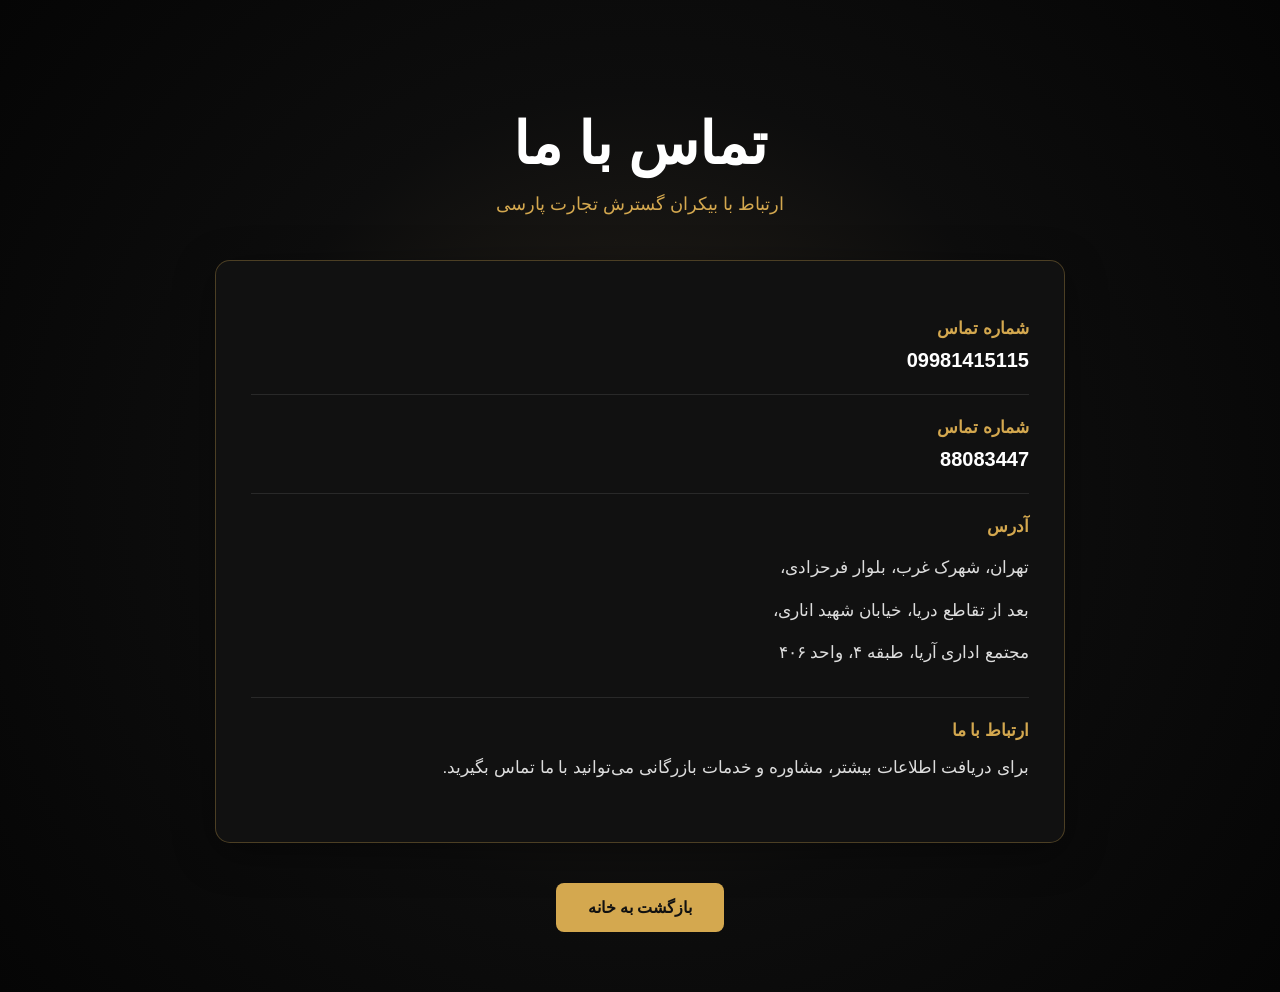
<file: contact.html>
<!DOCTYPE html>
<html lang="fa" dir="rtl">

<head>

<meta charset="UTF-8">
<meta name="viewport" content="width=device-width, initial-scale=1.0">

<title>تماس با ما | بیکران گسترش تجارت پارسی</title>

<style>

*{
    box-sizing:border-box;
}

html,body{
    margin:0;
    padding:0;
    min-height:100%;
}

body{
    background:#080808;
    color:#fff;
    font-family:Tahoma,Arial,sans-serif;
    overflow-x:hidden;
}

a{
    text-decoration:none;
}


/* ================= PAGE ================= */

.page{
    min-height:100vh;

    padding:110px 20px 60px;

    background:
        radial-gradient(
            circle at center,
            #29241c 0%,
            #0d0d0d 50%,
            #050505 100%
        );
}

.container{
    width:90%;
    max-width:850px;
    margin:auto;
}


/* ================= TITLE ================= */

h1{
    text-align:center;

    font-size:clamp(38px,6vw,58px);

    margin:0 0 15px;
}

.subtitle{
    text-align:center;

    color:#d4a84f;

    font-size:18px;

    margin-bottom:45px;
}


/* ================= CONTACT BOX ================= */

.contact-box{

    background:#111;

    border:1px solid rgba(212,168,79,.3);

    border-radius:15px;

    padding:35px;

    box-shadow:
        0 10px 40px rgba(0,0,0,.4);
}


/* ================= CONTACT ITEM ================= */

.contact-item{

    padding:22px 0;

    border-bottom:1px solid #292929;
}

.contact-item:last-child{
    border-bottom:0;
}

.contact-title{

    color:#d4a84f;

    font-size:17px;

    font-weight:bold;

    margin-bottom:10px;
}

.contact-text{

    color:#ddd;

    font-size:17px;

    line-height:2;
}


/* ================= PHONE ================= */

.phone{

    display:block;

    color:#fff;

    font-size:20px;

    font-weight:bold;

    direction:ltr;

    text-align:right;

    margin-top:5px;

    transition:.2s;
}

.phone:hover{
    color:#d4a84f;
}


/* ================= ADDRESS ================= */

.address{

    color:#ddd;

    font-size:17px;

    line-height:2.5;
}


/* ================= HOME BUTTON ================= */

.home{

    display:block;

    width:max-content;

    margin:40px auto 0;

    padding:15px 32px;

    background:#d4a84f;

    color:#111;

    border-radius:8px;

    font-weight:bold;

    transition:.25s;
}

.home:hover{

    transform:translateY(-3px);

    background:#e3b961;
}


/* ================= MOBILE ================= */

@media(max-width:600px){

    .page{

        padding:100px 15px 40px;
    }

    .container{

        width:94%;
    }

    h1{

        font-size:36px;
    }

    .subtitle{

        font-size:16px;

        margin-bottom:30px;
    }

    .contact-box{

        padding:25px 20px;
    }

    .contact-text,
    .address{

        font-size:15px;
    }

    .phone{

        font-size:18px;
    }

    .home{

        width:100%;

        text-align:center;
    }

}

</style>

</head>


<body>


<section class="page">


<div class="container">


<h1>
تماس با ما
</h1>


<div class="subtitle">
ارتباط با بیکران گسترش تجارت پارسی
</div>



<div class="contact-box">


<!-- شماره اول -->

<div class="contact-item">

<div class="contact-title">
شماره تماس
</div>

<a
href="tel:09981415115"
class="phone"
>
09981415115
</a>

</div>



<!-- شماره دوم -->

<div class="contact-item">

<div class="contact-title">
شماره تماس
</div>

<a
href="tel:88083447"
class="phone"
>
88083447
</a>

</div>



<!-- آدرس -->

<div class="contact-item">

<div class="contact-title">
آدرس
</div>

<div class="address">

تهران، شهرک غرب، بلوار فرحزادی،<br>

بعد از تقاطع دریا، خیابان شهید اناری،<br>

مجتمع اداری آریا، طبقه ۴، واحد ۴۰۶

</div>

</div>



<!-- توضیحات -->

<div class="contact-item">

<div class="contact-title">
ارتباط با ما
</div>

<div class="contact-text">

برای دریافت اطلاعات بیشتر،
مشاوره و خدمات بازرگانی
می‌توانید با ما تماس بگیرید.

</div>

</div>


</div>



<a
href="https://bikarantrade.github.io/bikaran-website/"
class="home"
>

بازگشت به خانه

</a>


</div>

</section>


</body>

</html>
</file>
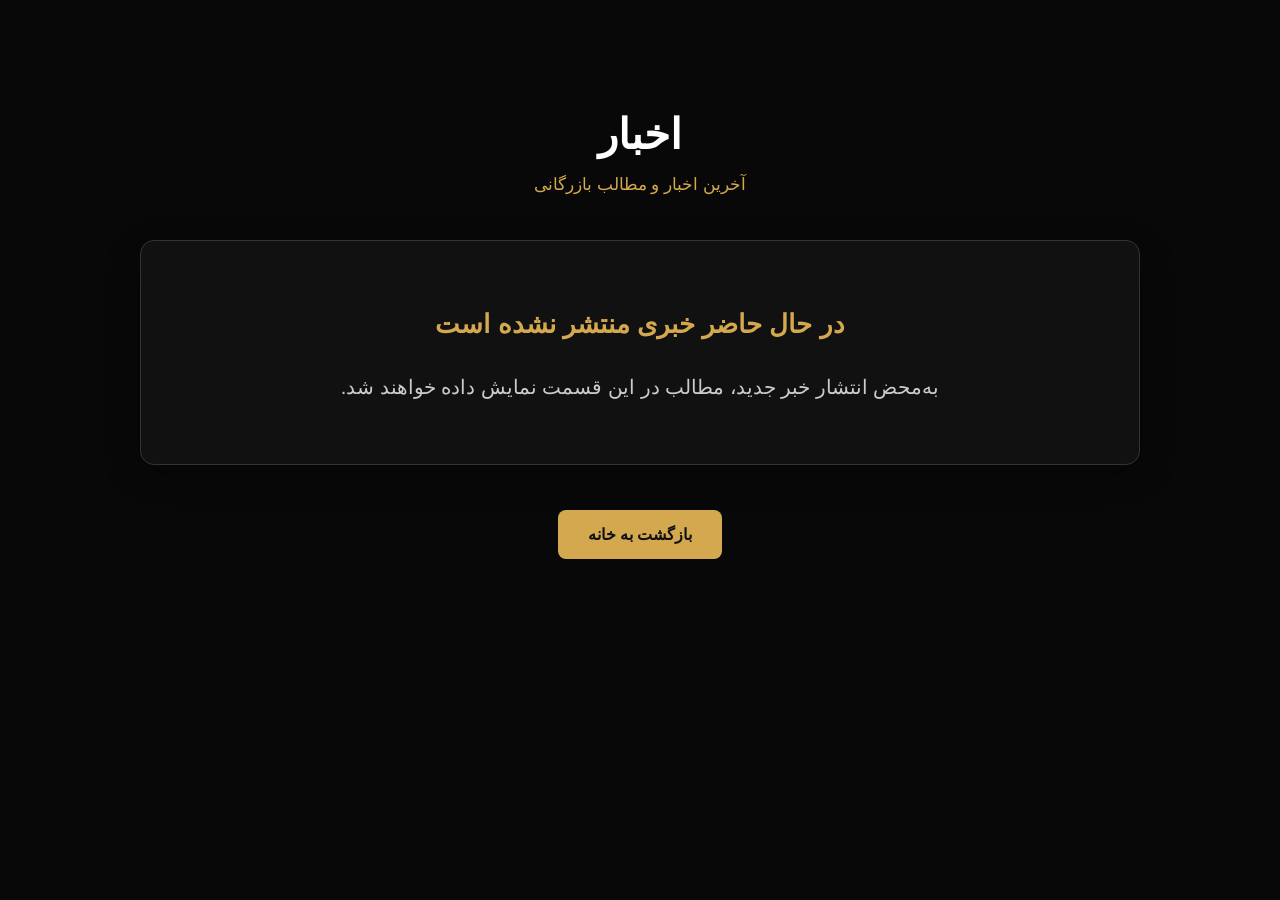
<file: news.html>
<!DOCTYPE html>
<html lang="fa" dir="rtl">

<head>

<meta charset="UTF-8">
<meta name="viewport" content="width=device-width, initial-scale=1.0">

<title>اخبار | بیکران</title>

<style>

*{
    box-sizing:border-box;
}

body{
    margin:0;
    background:#080808;
    color:#fff;
    font-family:Tahoma,Arial,sans-serif;
}

.page{
    min-height:100vh;
    padding:110px 20px;
}

.container{
    max-width:1000px;
    width:90%;
    margin:auto;
}


/* ================= TITLE ================= */

h1{
    text-align:center;
    font-size:42px;
    margin:0 0 15px;
}

.gold{
    text-align:center;
    color:#d4a84f;
    margin-bottom:45px;
    font-size:17px;
}


/* ================= EMPTY NEWS ================= */

.empty-news{

    background:#111;

    border:1px solid #333;

    border-radius:14px;

    padding:55px 25px;

    text-align:center;

    color:#ccc;

    font-size:20px;

    line-height:2.2;

    box-shadow:
        0 10px 35px
        rgba(0,0,0,.3);
}

.empty-news span{
    display:block;

    color:#d4a84f;

    font-size:26px;

    font-weight:bold;

    margin-bottom:12px;
}


/* ================= HOME ================= */

.home{

    display:block;

    width:max-content;

    margin:45px auto 0;

    padding:15px 30px;

    background:#d4a84f;

    color:#111;

    border-radius:8px;

    font-weight:bold;

    text-decoration:none;

    transition:.25s;
}

.home:hover{

    transform:translateY(-3px);

    background:#e2b65d;
}


/* ================= MOBILE ================= */

@media(max-width:700px){

    .page{
        padding:100px 15px;
    }

    .container{
        width:94%;
    }

    h1{
        font-size:34px;
    }

    .gold{
        font-size:15px;
        margin-bottom:30px;
    }

    .empty-news{
        padding:45px 20px;
        font-size:17px;
    }

    .empty-news span{
        font-size:22px;
    }

    .home{
        width:100%;
        text-align:center;
    }

}

</style>

</head>


<body>


<section class="page">


<div class="container">


<h1>
اخبار
</h1>


<div class="gold">
آخرین اخبار و مطالب بازرگانی
</div>


<div class="empty-news">

<span>
در حال حاضر خبری منتشر نشده است
</span>

به‌محض انتشار خبر جدید،
مطالب در این قسمت نمایش داده خواهند شد.

</div>


<a
href="https://bikarantrade.github.io/bikaran-website/"
class="home"
>

بازگشت به خانه

</a>


</div>

</section>


</body>

</html>
</file>
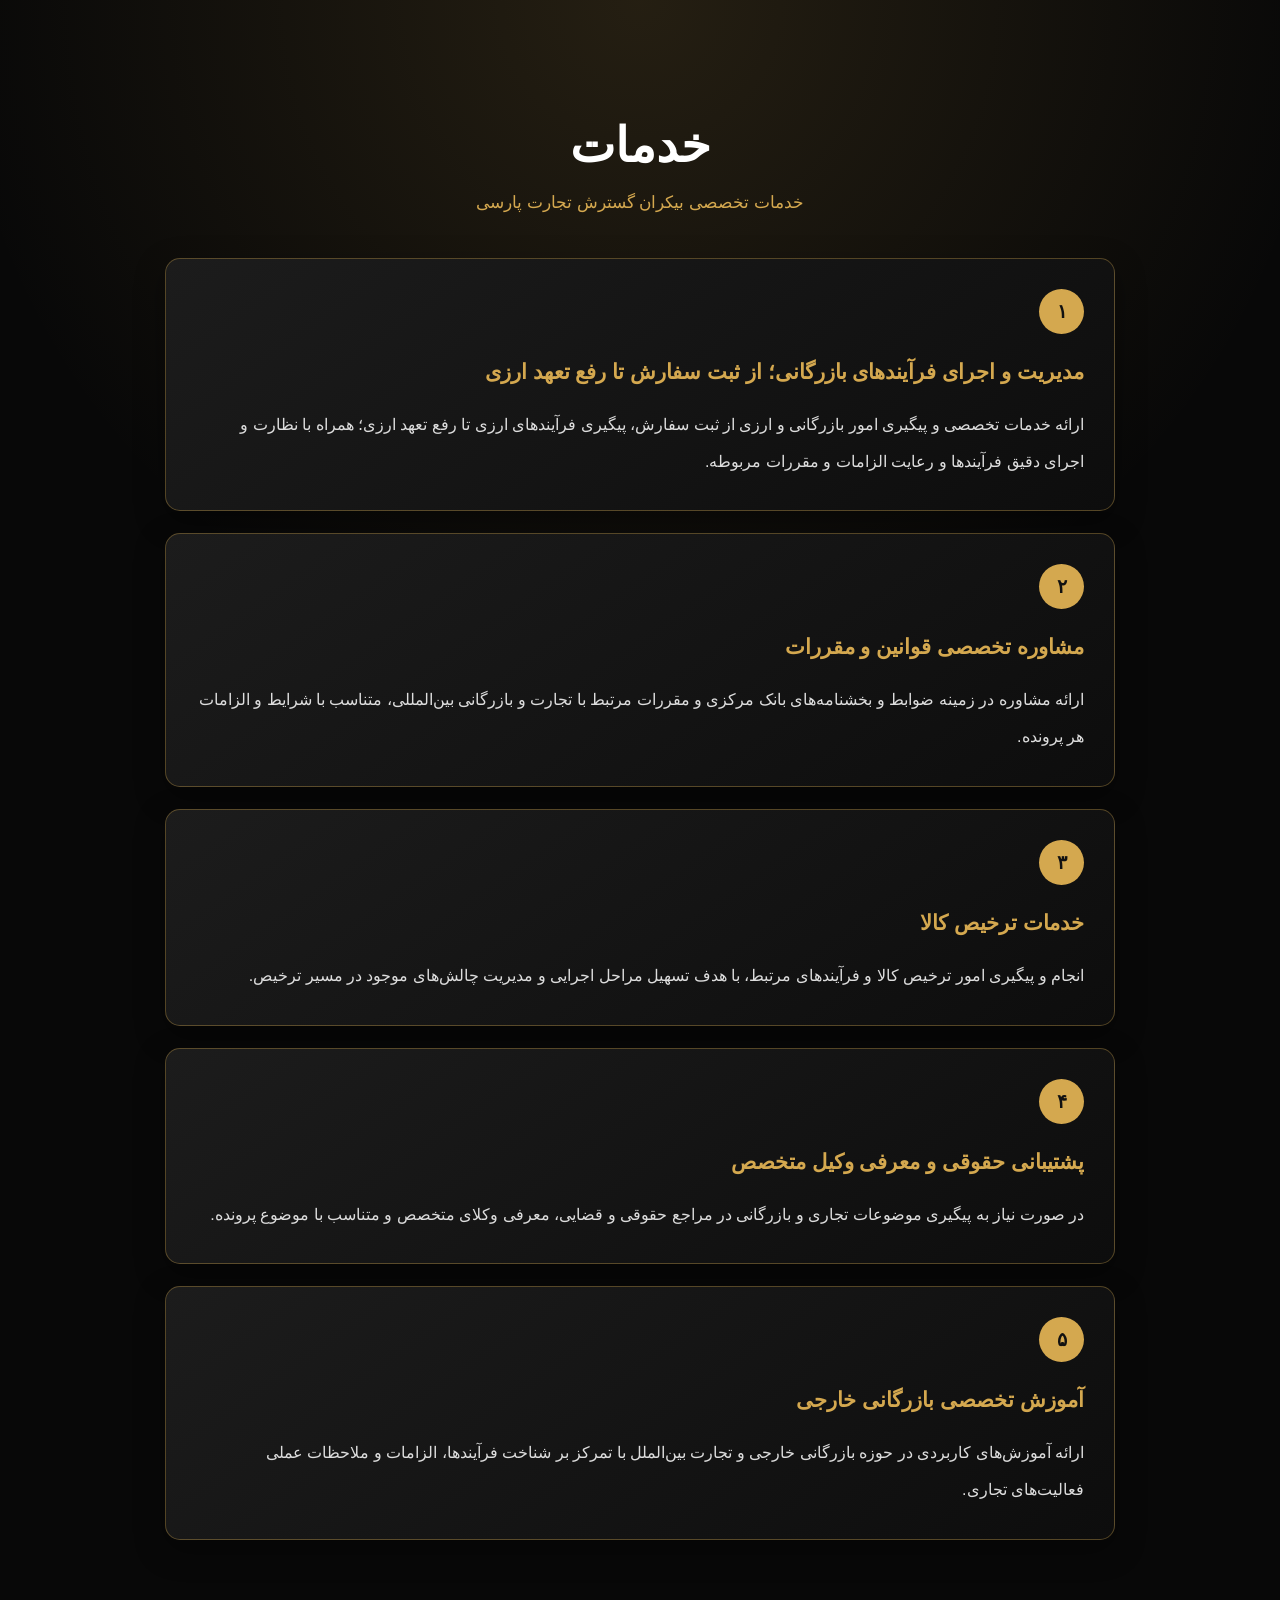
<file: services.html>
<!DOCTYPE html><html lang="fa" dir="rtl">

<head>
<meta charset="UTF-8">
<meta name="viewport" content="width=device-width, initial-scale=1.0">

<title>خدمات | بیکران گسترش تجارت پارسی</title>

<style>

*{
    box-sizing:border-box;
}

html,body{
    margin:0;
    padding:0;
    width:100%;
}

body{
    background:#080808;
    color:#fff;
    font-family:Tahoma,Arial,sans-serif;
}

.page{
    min-height:100vh;
    padding:110px 20px 60px;

    background:
    radial-gradient(
        circle at top,
        rgba(212,168,79,.14),
        transparent 40%
    ),
    #080808;
}

.container{
    width:92%;
    max-width:950px;
    margin:auto;
}


/* عنوان */

.title{
    text-align:center;
    margin:0;

    font-size:48px;
    line-height:1.5;
}

.subtitle{
    text-align:center;

    color:#d4a84f;

    margin:
        10px 0 45px;

    font-size:17px;
}


/* خدمات */

.services{
    display:flex;
    flex-direction:column;
    gap:22px;
}


/* هر خدمت */

.service{

    width:100%;

    padding:30px;

    background:
    linear-gradient(
        145deg,
        #1c1c1c,
        #0d0d0d
    );

    border:
        1px solid
        rgba(212,168,79,.35);

    border-radius:15px;

    box-shadow:
        0 10px 30px
        rgba(0,0,0,.35);
}


/* شماره */

.number{

    width:45px;
    height:45px;

    display:flex;
    align-items:center;
    justify-content:center;

    background:#d4a84f;

    color:#111;

    border-radius:50%;

    font-size:19px;

    font-weight:bold;

    margin-bottom:18px;
}


/* عنوان */

.service h2{

    margin:0 0 15px;

    color:#d4a84f;

    font-size:21px;

    line-height:1.9;
}


/* متن */

.service p{

    margin:0;

    color:#ddd;

    font-size:16px;

    line-height:2.3;
}


/* مشاوره */

.consultation{

    margin-top:45px;

    padding:35px 20px;

    text-align:center;

    border:
        1px solid
        rgba(212,168,79,.3);

    border-radius:15px;

    background:
        rgba(212,168,79,.05);
}

.consultation h2{

    margin:0 0 12px;

    font-size:23px;
}

.consultation p{

    color:#bbb;

    line-height:2;

    margin:0 0 20px;
}

.consultation a{

    display:inline-block;

    background:#d4a84f;

    color:#111;

    padding:15px 32px;

    border-radius:8px;

    font-weight:bold;
}


/* بازگشت */

.home{

    display:block;

    width:max-content;

    margin:30px auto 0;

    padding:14px 30px;

    border:1px solid #d4a84f;

    border-radius:8px;

    color:#d4a84f;

    font-weight:bold;
}

.home:hover{

    background:#d4a84f;

    color:#111;
}


/* موبایل */

@media(max-width:600px){

    .page{
        padding:
            95px 15px 50px;
    }

    .container{
        width:96%;
    }

    .title{
        font-size:36px;
    }

    .subtitle{
        font-size:15px;
    }

    .service{
        padding:24px 20px;
    }

    .service h2{
        font-size:18px;
    }

    .service p{
        font-size:14px;
        line-height:2.2;
    }

}

</style>

</head>


<body>


<section class="page">

<div class="container">


<h1 class="title">
خدمات
</h1>

<div class="subtitle">
خدمات تخصصی بیکران گسترش تجارت پارسی
</div>


<div class="services">


<!-- ۱ -->

<div class="service">

<div class="number">۱</div>

<h2>
مدیریت و اجرای فرآیندهای بازرگانی؛
از ثبت سفارش تا رفع تعهد ارزی
</h2>

<p>
ارائه خدمات تخصصی و پیگیری امور بازرگانی و ارزی از ثبت سفارش،
پیگیری فرآیندهای ارزی تا رفع تعهد ارزی؛ همراه با نظارت و اجرای
دقیق فرآیندها و رعایت الزامات و مقررات مربوطه.
</p>

</div>


<!-- ۲ -->

<div class="service">

<div class="number">۲</div>

<h2>
مشاوره تخصصی قوانین و مقررات
</h2>

<p>
ارائه مشاوره در زمینه ضوابط و بخشنامه‌های بانک مرکزی و مقررات
مرتبط با تجارت و بازرگانی بین‌المللی، متناسب با شرایط و الزامات
هر پرونده.
</p>

</div>


<!-- ۳ -->

<div class="service">

<div class="number">۳</div>

<h2>
خدمات ترخیص کالا
</h2>

<p>
انجام و پیگیری امور ترخیص کالا و فرآیندهای مرتبط، با هدف تسهیل
مراحل اجرایی و مدیریت چالش‌های موجود در مسیر ترخیص.
</p>

</div>
<!-- خدمت ۴ -->

<div class="service">

    <div class="number">۴</div>

    <h2>
        پشتیبانی حقوقی و معرفی وکیل متخصص
    </h2>

    <p>
        در صورت نیاز به پیگیری موضوعات تجاری و بازرگانی در مراجع
        حقوقی و قضایی، معرفی وکلای متخصص و متناسب با موضوع پرونده.
    </p>

</div>


<!-- خدمت ۵ -->

<div class="service">

    <div class="number">۵</div>

    <h2>
        آموزش تخصصی بازرگانی خارجی
    </h2>

    <p>
        ارائه آموزش‌های کاربردی در حوزه بازرگانی خارجی و تجارت
        بین‌الملل با تمرکز بر شناخت فرآیندها، الزامات و ملاحظات
        عملی فعالیت‌های تجاری.
    </p>

</div>
</file>
